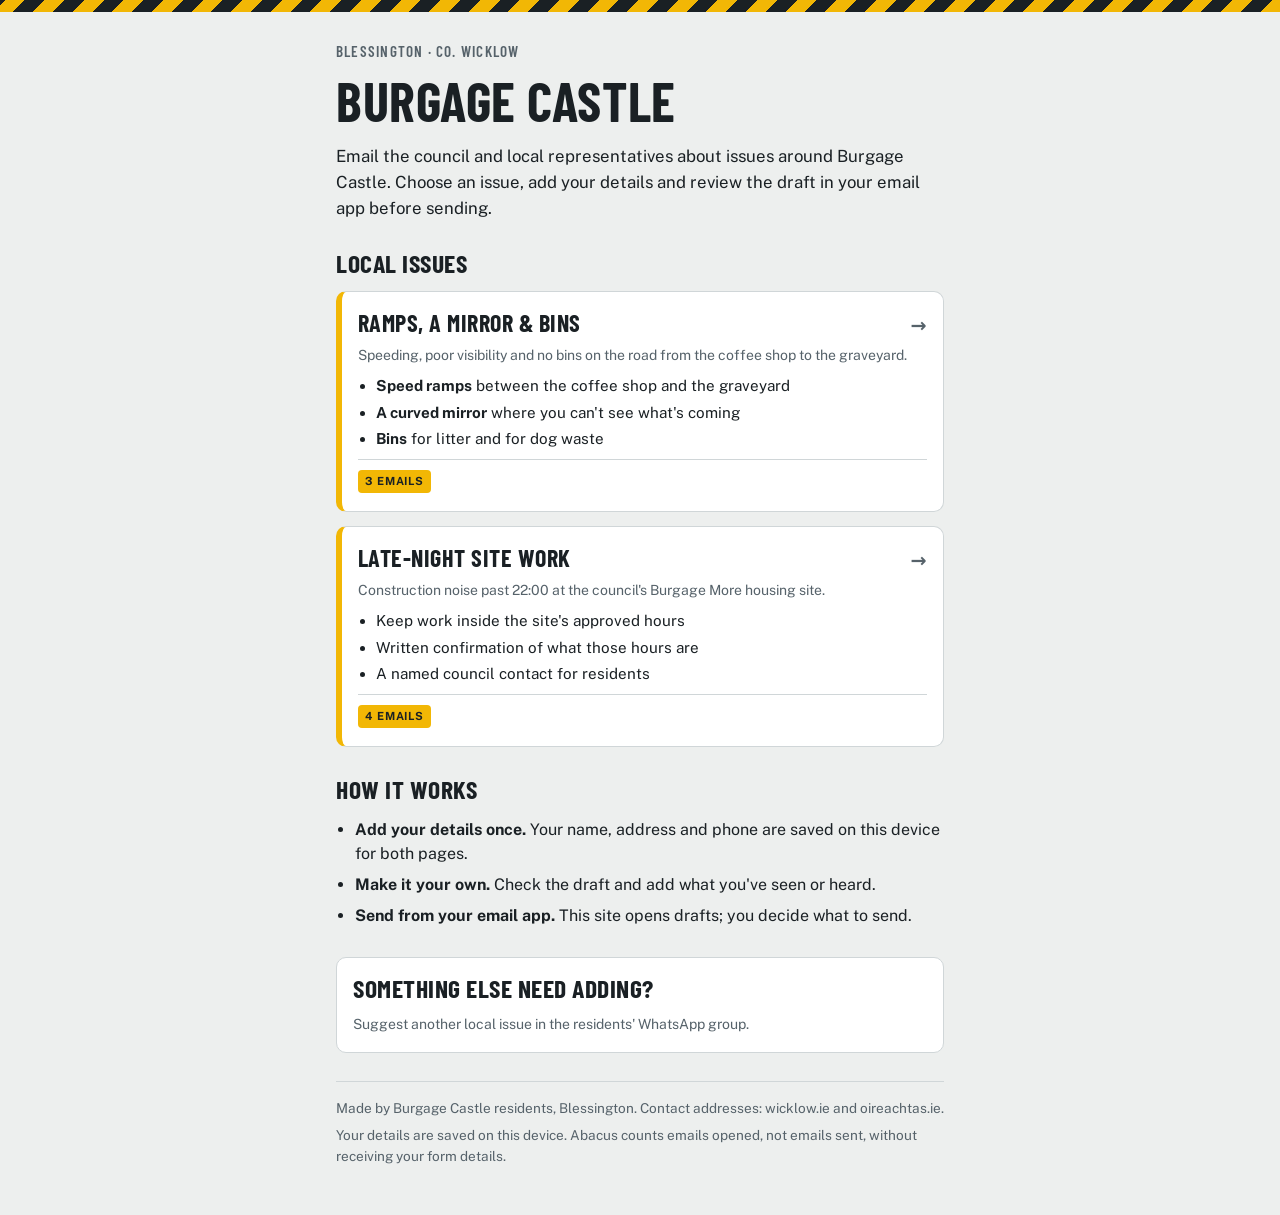
<file: index.html>
<!doctype html>
<html lang="en-IE">
<head>
<meta charset="utf-8">
<meta name="viewport" content="width=device-width, initial-scale=1, viewport-fit=cover">
<title>Burgage Castle</title>
<meta name="description" content="Email drafts for Burgage Castle residents about road safety, bins and late-night construction work in Blessington.">
<meta property="og:title" content="Burgage Castle">
<meta property="og:description" content="Raise local issues with the council, councillors and TDs. Add your details, review a draft and send.">
<link rel="preconnect" href="https://fonts.googleapis.com">
<link rel="preconnect" href="https://fonts.gstatic.com" crossorigin>
<link rel="stylesheet" href="https://fonts.googleapis.com/css2?family=Barlow+Condensed:wght@600;700&family=Public+Sans:wght@400;600&display=swap">
<link rel="stylesheet" href="assets/style.css">
</head>
<body>
<div class="stripe" aria-hidden="true"></div>
<main class="wrap">

  <header>
    <p class="eyebrow">Blessington &middot; Co. Wicklow</p>
    <h1>Burgage Castle</h1>
    <p class="lede">Email the council and local representatives about issues around Burgage Castle. Choose an issue, add your details and review the draft in your email app before sending.</p>
    <div class="tally" id="tally" data-tally-box hidden aria-live="polite">
      <div class="tally-stat"><span class="tally-num" id="t-all">0</span><span class="tally-label">email drafts opened</span></div>
      <p class="tally-note">Counts drafts opened, not emails sent.</p>
    </div>
  </header>

  <section aria-labelledby="now-h">
    <div class="section-head">
      <h2 id="now-h">Local issues</h2>
    </div>
    <nav class="issues" aria-label="Current issues">
      <a class="issue" href="roads.html">
        <span class="issue-title">Ramps, a mirror &amp; bins <span class="arrow" aria-hidden="true">&rarr;</span></span>
        <p class="small muted">Speeding, poor visibility and no bins on the road from the coffee shop to the graveyard.</p>
        <ul class="issue-asks">
          <li><strong>Speed ramps</strong> between the coffee shop and the graveyard</li>
          <li><strong>A curved mirror</strong> where you can't see what's coming</li>
          <li><strong>Bins</strong> for litter and for dog waste</li>
        </ul>
        <span class="issue-foot"><span class="badge">3 emails</span> <span data-tally-box hidden><span class="n" id="t-roads">0</span> drafts opened</span></span>
      </a>

      <a class="issue" href="late-works.html">
        <span class="issue-title">Late-night site work <span class="arrow" aria-hidden="true">&rarr;</span></span>
        <p class="small muted">Construction noise past 22:00 at the council's Burgage More housing site.</p>
        <ul class="issue-asks">
          <li>Keep work inside the site's approved hours</li>
          <li>Written confirmation of what those hours are</li>
          <li>A named council contact for residents</li>
        </ul>
        <span class="issue-foot"><span class="badge">4 emails</span> <span data-tally-box hidden><span class="n" id="t-emails">0</span> drafts opened</span></span>
      </a>
    </nav>
  </section>

  <section aria-labelledby="how-h">
    <div class="section-head">
      <h2 id="how-h">How it works</h2>
    </div>
    <ul class="tips">
      <li><strong>Add your details once.</strong> Your name, address and phone are saved on this device for both pages.</li>
      <li><strong>Make it your own.</strong> Check the draft and add what you've seen or heard.</li>
      <li><strong>Send from your email app.</strong> This site opens drafts; you decide what to send.</li>
    </ul>
  </section>

  <div class="share">
    <h2>Something else need adding?</h2>
    <p class="small muted">Suggest another local issue in the residents' WhatsApp group.</p>
  </div>

  <footer>
    <p>Made by Burgage Castle residents, Blessington. Contact addresses: wicklow.ie and oireachtas.ie.</p>
    <p>Your details are saved on this device. Abacus counts emails opened, not emails sent, without receiving your form details.</p>
  </footer>
</main>

<script src="assets/counter.js"></script>
<script>
(function () {
  "use strict";
  // Each issue's count, plus a combined total in the header once both land.
  var ISSUES = [
    { key: "roads", id: "t-roads" },
    { key: "emails", id: "t-emails" }
  ];
  var total = 0, done = 0;
  ISSUES.forEach(function (issue) {
    Tally.get(issue.key, issue.id, function (value) {
      total += value;
      if (++done < ISSUES.length) return;
      document.getElementById("t-all").textContent = total.toLocaleString("en-IE");
      document.getElementById("tally").hidden = false;
    });
  });
})();
</script>
</body>
</html>
</file>
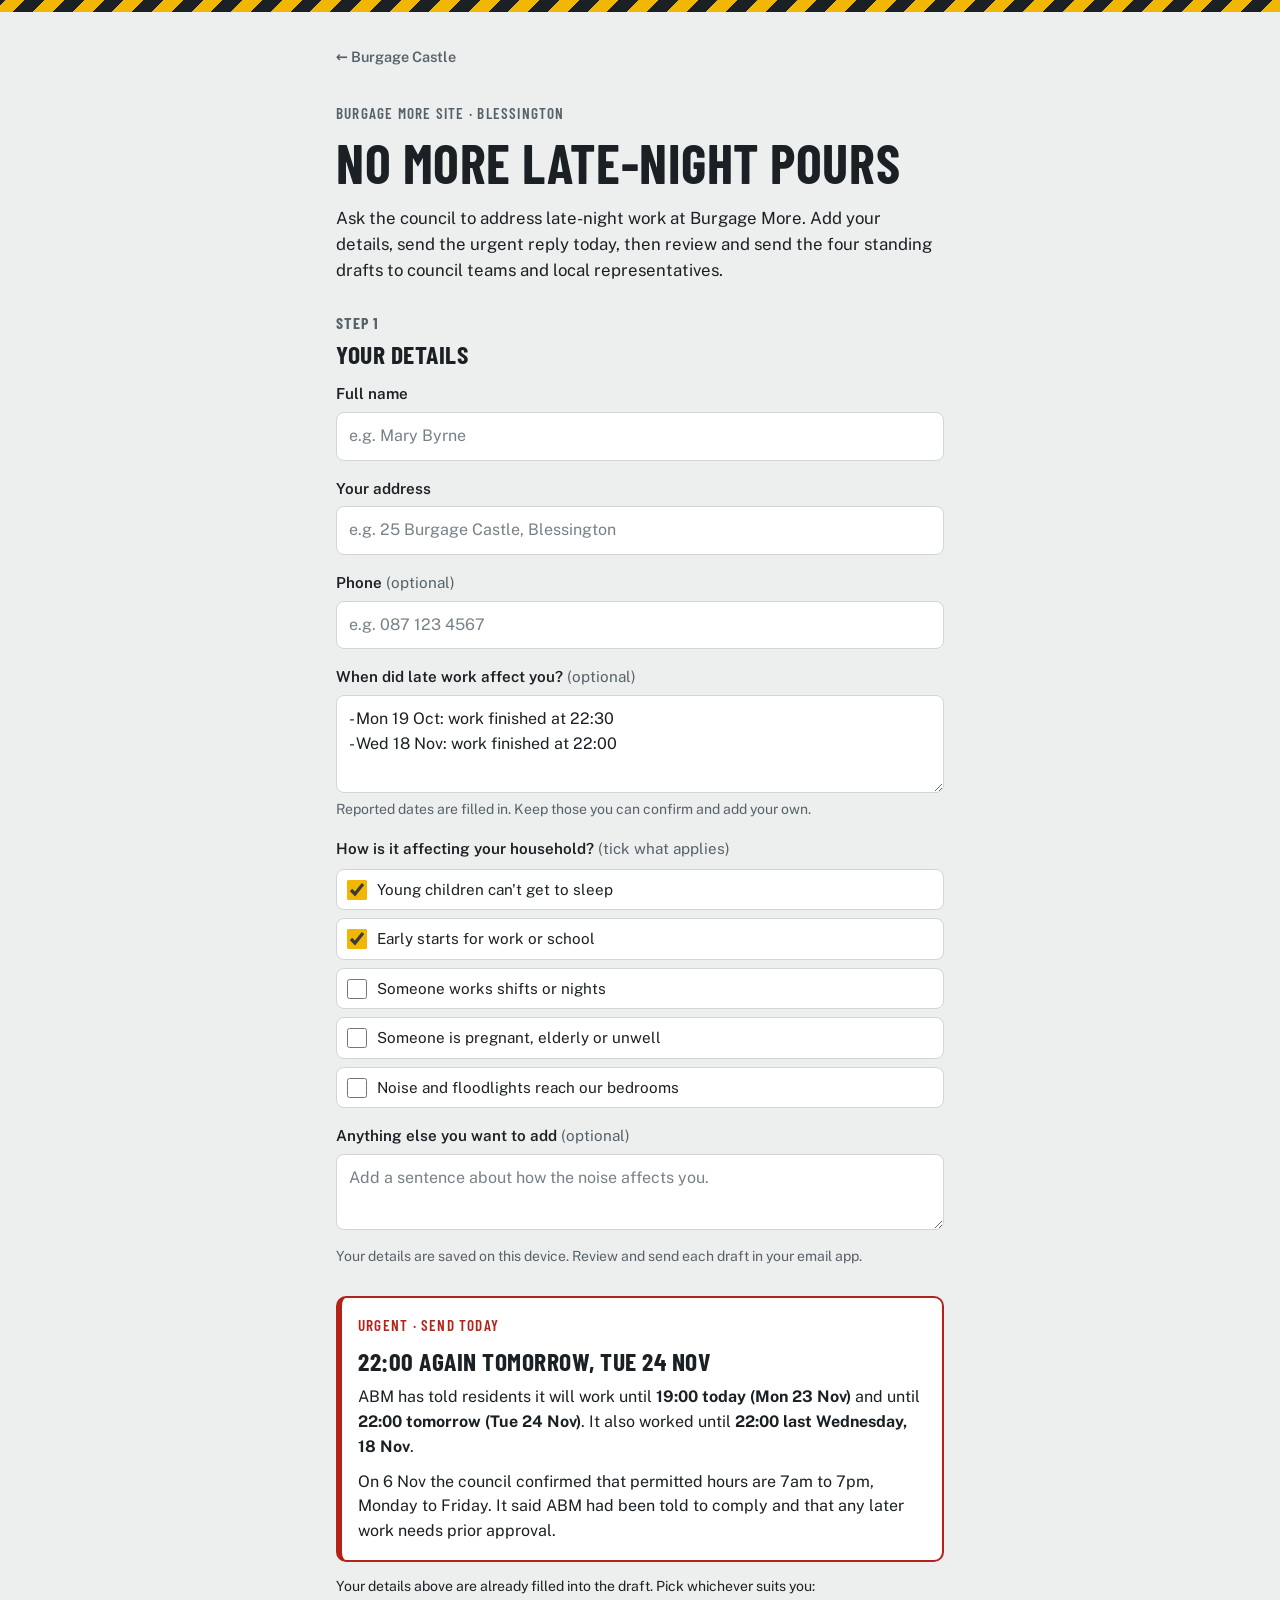
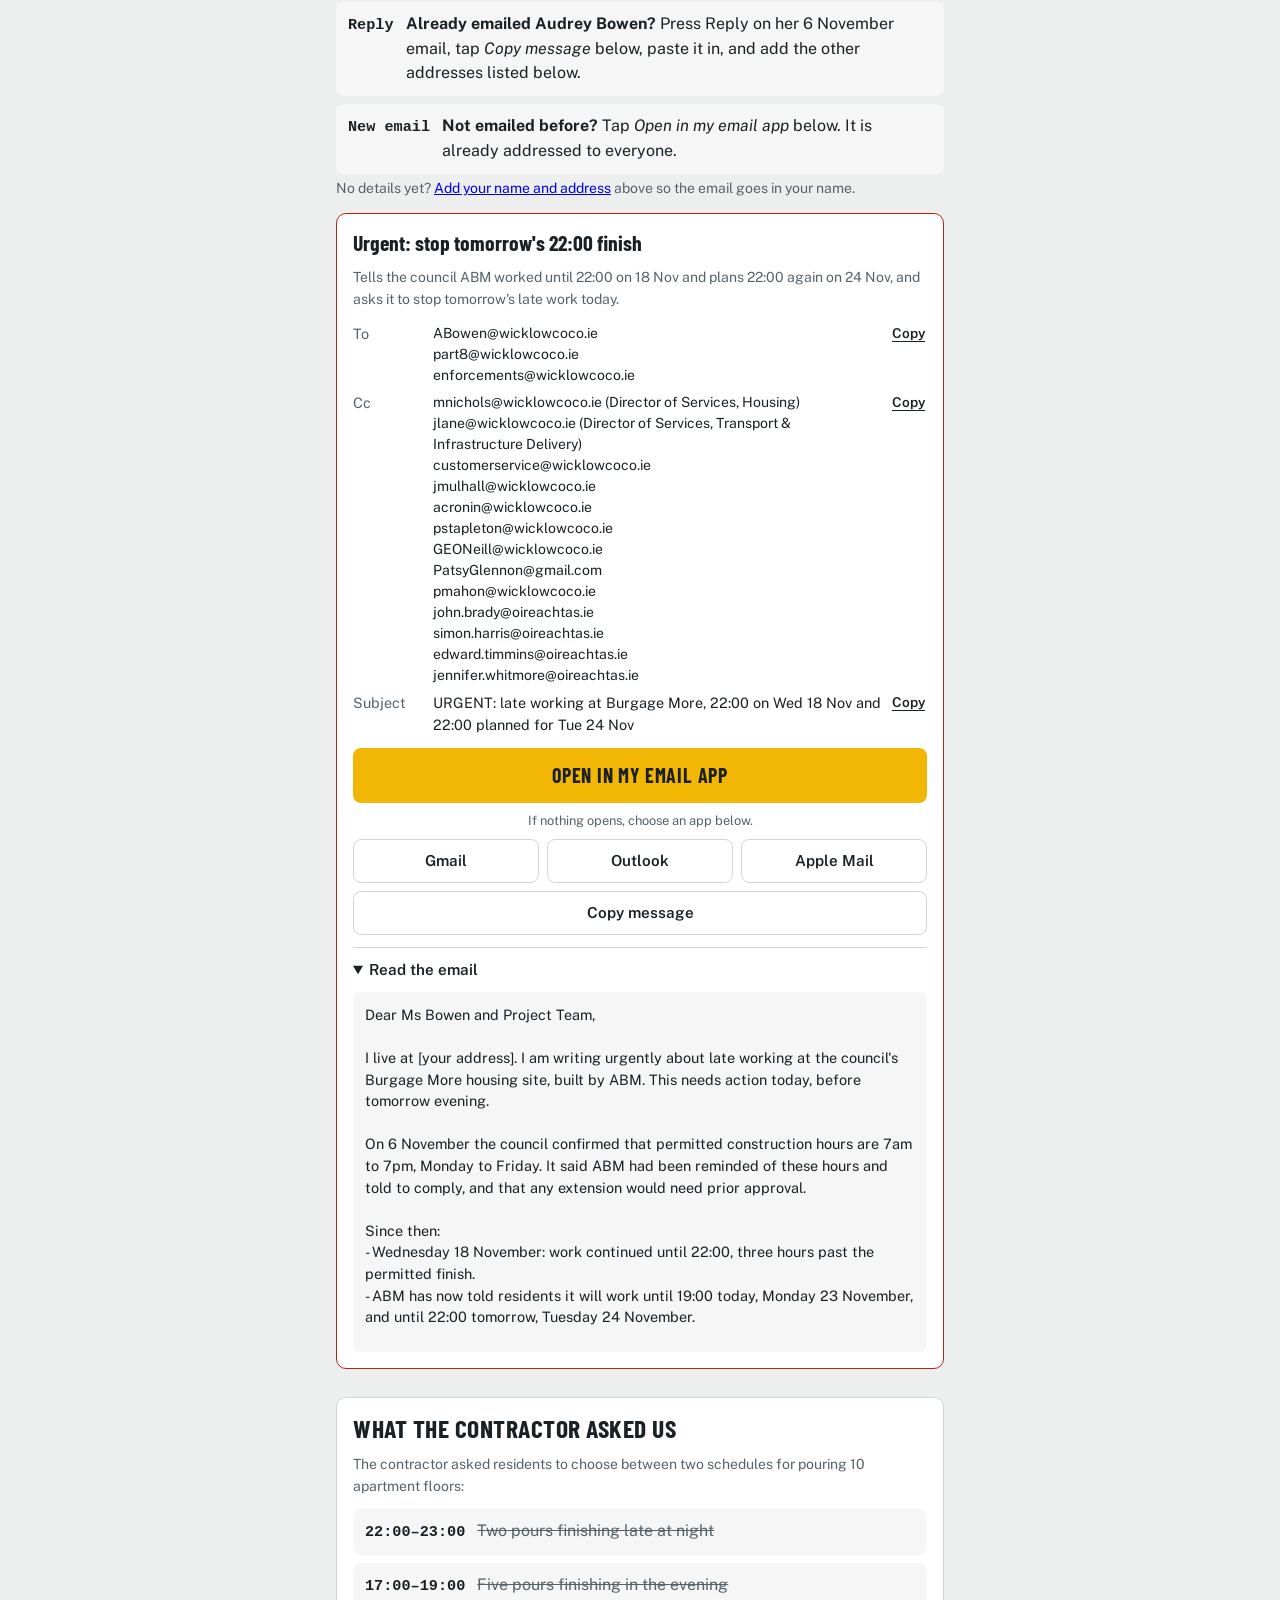
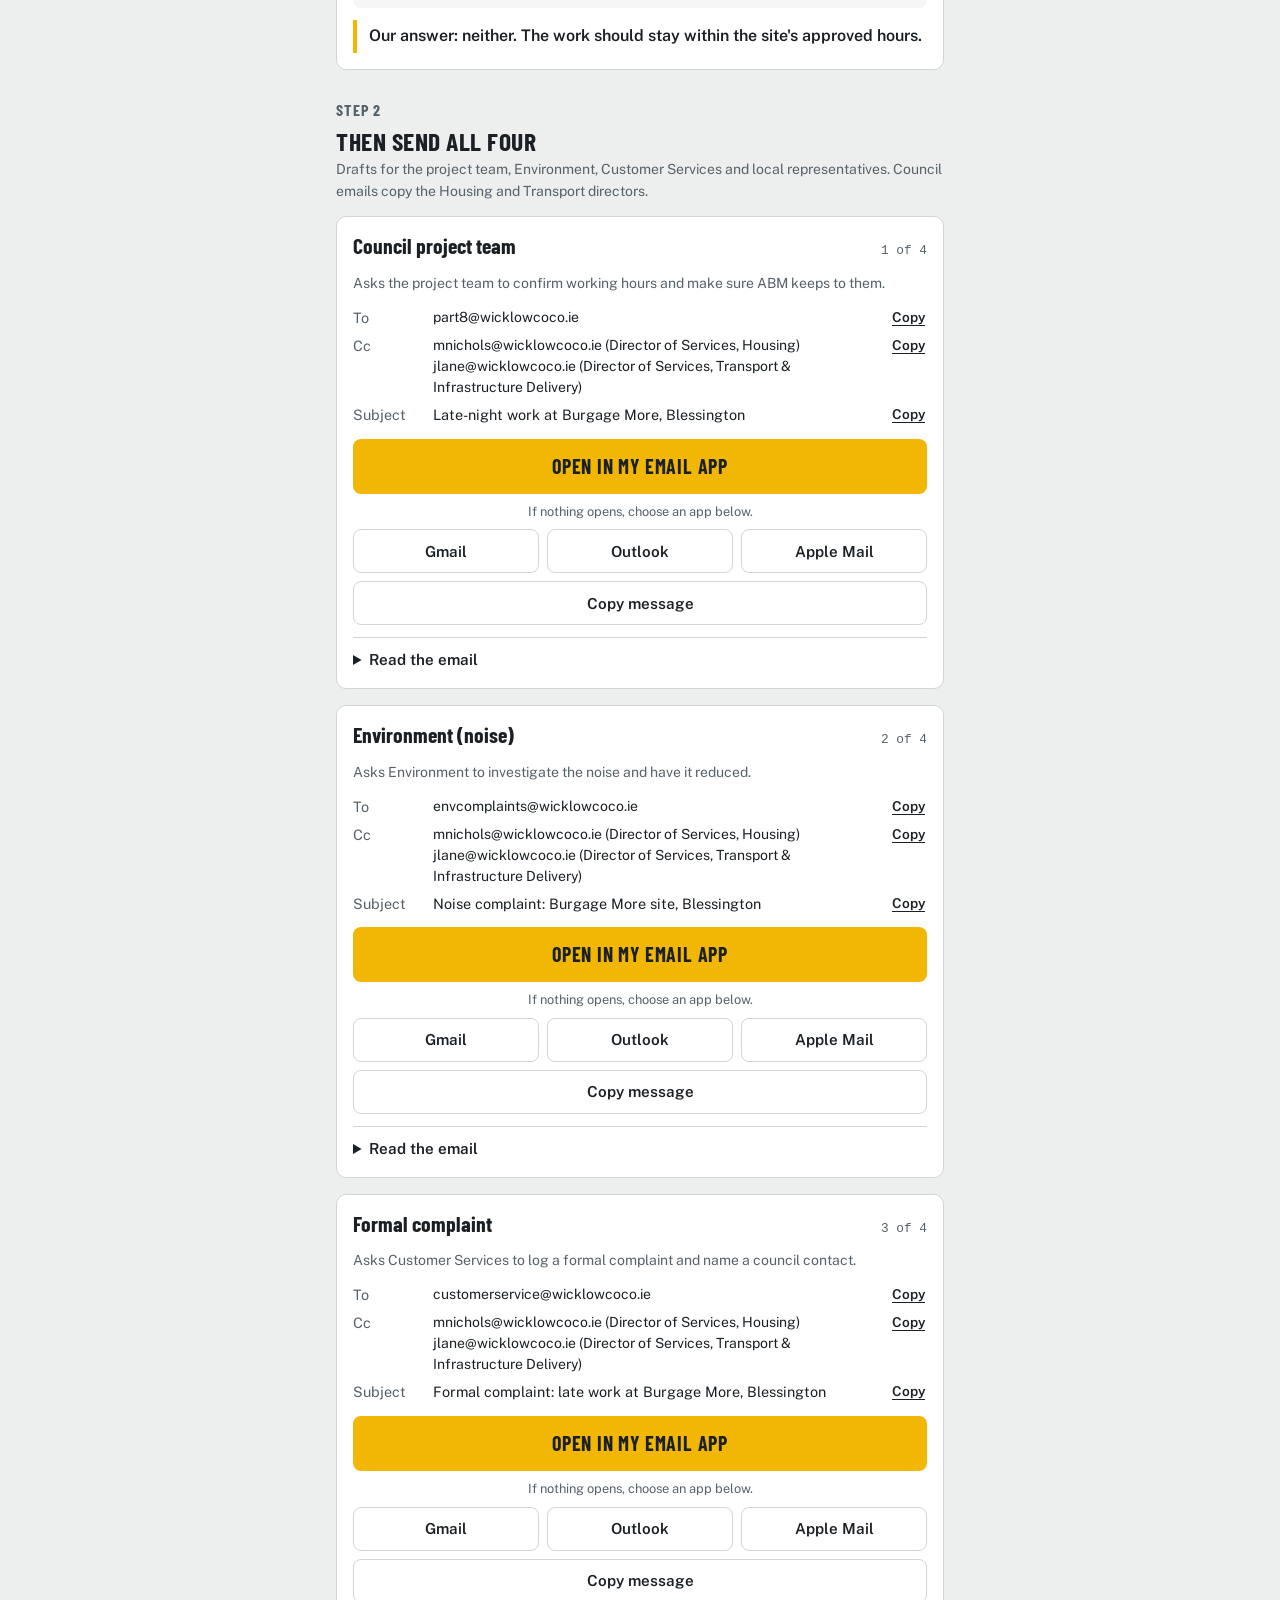
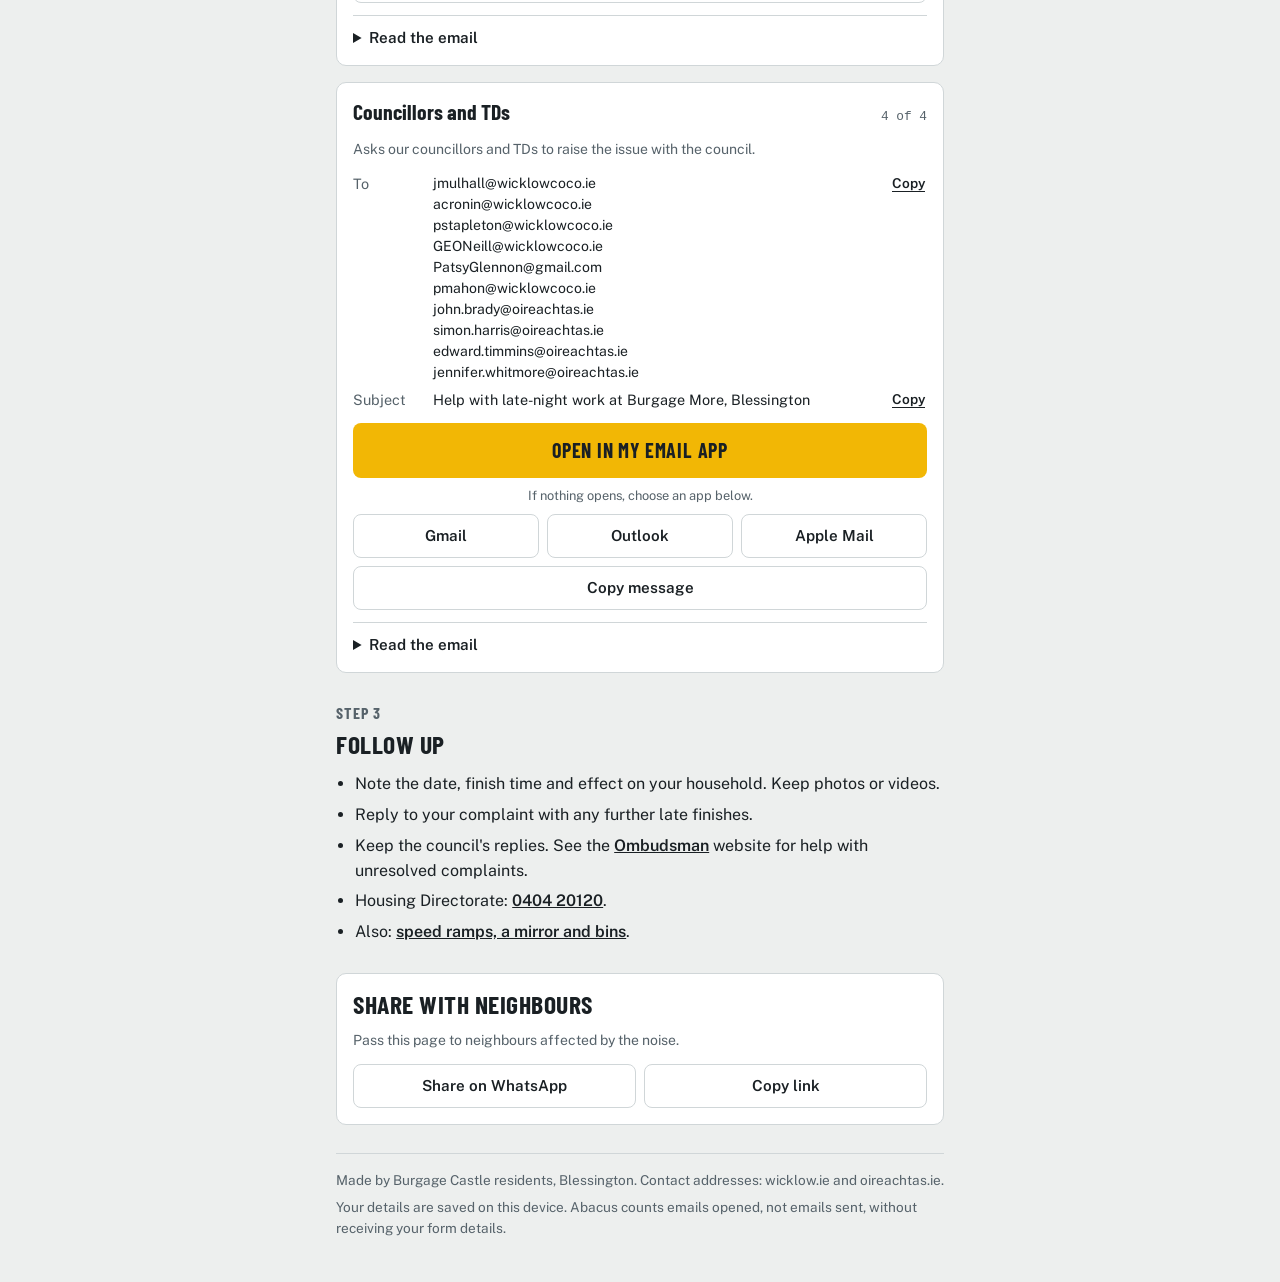
<file: late-works.html>
<!doctype html>
<html lang="en-IE">
<head>
<meta charset="utf-8">
<meta name="viewport" content="width=device-width, initial-scale=1, viewport-fit=cover">
<title>Burgage More Late Works</title>
<meta name="description" content="Four ready-made emails to Wicklow County Council and local representatives about late-night construction work at the Burgage More site, Blessington.">
<meta property="og:title" content="Burgage More Late Works">
<meta property="og:description" content="Email the council and local representatives about late-night work at Burgage More.">
<link rel="preconnect" href="https://fonts.googleapis.com">
<link rel="preconnect" href="https://fonts.gstatic.com" crossorigin>
<link rel="stylesheet" href="https://fonts.googleapis.com/css2?family=Barlow+Condensed:wght@600;700&family=Public+Sans:wght@400;600&display=swap">
<link rel="stylesheet" href="assets/style.css">
</head>
<body>
<div class="stripe" aria-hidden="true"></div>
<main class="wrap">

  <a class="backlink" href="./">&larr; Burgage Castle</a>

  <header>
    <p class="eyebrow">Burgage More site &middot; Blessington</p>
    <h1>No more late-night pours</h1>
    <p class="lede">Ask the council to address late-night work at Burgage More. Add your details, send the urgent reply today, then review and send the four standing drafts to council teams and local representatives.</p>
    <div class="tally" id="tally" data-tally-box hidden aria-live="polite">
      <div class="tally-stat"><span class="tally-num" id="t-emails">0</span><span class="tally-label">email drafts opened</span></div>
      <p class="tally-note">Counts drafts opened, not emails sent.</p>
    </div>
  </header>

  <section aria-labelledby="details-h">
    <div class="section-head">
      <span class="step-label">Step 1</span>
      <h2 id="details-h">Your details</h2>
    </div>
    <form id="details" novalidate>
      <div class="field" id="f-name">
        <label for="name">Full name</label>
        <input type="text" id="name" autocomplete="name" placeholder="e.g. Mary Byrne">
        <span class="err">Please add your name.</span>
      </div>
      <div class="field" id="f-address">
        <label for="address">Your address</label>
        <input type="text" id="address" autocomplete="street-address" placeholder="e.g. 25 Burgage Castle, Blessington">
        <span class="err">Please add your address.</span>
      </div>
      <div class="field">
        <label for="phone">Phone <span class="opt">(optional)</span></label>
        <input type="tel" id="phone" autocomplete="tel" placeholder="e.g. 087 123 4567">
      </div>
      <div class="field">
        <label for="when">When did late work affect you? <span class="opt">(optional)</span></label>
        <textarea id="when" rows="3" placeholder="One per line, e.g. - Thu 23 Oct: work finished at 22:10"></textarea>
        <span class="small muted">Reported dates are filled in. Keep those you can confirm and add your own.</span>
      </div>
      <fieldset>
        <legend>How is it affecting your household? <span class="opt">(tick what applies)</span></legend>
        <label class="check"><input type="checkbox" name="impact" value="kids" checked> Young children can't get to sleep</label>
        <label class="check"><input type="checkbox" name="impact" value="early" checked> Early starts for work or school</label>
        <label class="check"><input type="checkbox" name="impact" value="shifts"> Someone works shifts or nights</label>
        <label class="check"><input type="checkbox" name="impact" value="health"> Someone is pregnant, elderly or unwell</label>
        <label class="check"><input type="checkbox" name="impact" value="lights"> Noise and floodlights reach our bedrooms</label>
      </fieldset>
      <div class="field">
        <label for="extra">Anything else you want to add <span class="opt">(optional)</span></label>
        <textarea id="extra" placeholder="Add a sentence about how the noise affects you."></textarea>
      </div>
      <p class="privacy">Your details are saved on this device. Review and send each draft in your email app.</p>
    </form>
  </section>

  <section id="urgent" aria-labelledby="urgent-h">
    <div class="urgent" role="note">
      <p class="eyebrow">Urgent &middot; send today</p>
      <h2 id="urgent-h">22:00 again tomorrow, Tue 24 Nov</h2>
      <p>ABM has told residents it will work until <strong>19:00 today (Mon 23 Nov)</strong> and until <strong>22:00 tomorrow (Tue 24 Nov)</strong>. It also worked until <strong>22:00 last Wednesday, 18 Nov</strong>.</p>
      <p>On 6 Nov the council confirmed that permitted hours are 7am to 7pm, Monday to Friday. It said ABM had been told to comply and that any later work needs prior approval.</p>
    </div>
    <div class="section-head">
      <p class="small">Your details above are already filled into the draft. Pick whichever suits you:</p>
      <div class="options">
        <div class="option"><span class="time">Reply</span><span><strong>Already emailed Audrey Bowen?</strong> Press Reply on her 6 November email, tap <em>Copy message</em> below, paste it in, and add the other addresses listed below.</span></div>
        <div class="option"><span class="time">New email</span><span><strong>Not emailed before?</strong> Tap <em>Open in my email app</em> below. It is already addressed to everyone.</span></div>
      </div>
      <p class="muted small">No details yet? <a href="#details-h">Add your name and address</a> above so the email goes in your name.</p>
    </div>
    <div class="mails" id="urgent-mails"></div>
  </section>

  <div class="proposal">
    <h2>What the contractor asked us</h2>
    <p class="muted small">The contractor asked residents to choose between two schedules for pouring 10 apartment floors:</p>
    <div class="options">
      <div class="option"><span class="time">22:00&ndash;23:00</span><span><s>Two pours finishing late at night</s></span></div>
      <div class="option"><span class="time">17:00&ndash;19:00</span><span><s>Five pours finishing in the evening</s></span></div>
    </div>
    <p class="answer">Our answer: neither. The work should stay within the site's approved hours.</p>
  </div>

  <section aria-labelledby="send-h">
    <div class="section-head">
      <span class="step-label">Step 2</span>
      <h2 id="send-h">Then send all four</h2>
      <p class="muted small">Drafts for the project team, Environment, Customer Services and local representatives. Council emails copy the Housing and Transport directors.</p>
    </div>
    <div class="mails" id="mails"></div>
  </section>

  <section aria-labelledby="after-h">
    <div class="section-head">
      <span class="step-label">Step 3</span>
      <h2 id="after-h">Follow up</h2>
    </div>
    <ul class="tips">
      <li>Note the date, finish time and effect on your household. Keep photos or videos.</li>
      <li>Reply to your complaint with any further late finishes.</li>
      <li>Keep the council's replies. See the <a href="https://www.ombudsman.ie" target="_blank" rel="noopener">Ombudsman</a> website for help with unresolved complaints.</li>
      <li>Housing Directorate: <a href="tel:+35340420120">0404 20120</a>.</li>
      <li>Also: <a href="roads.html">speed ramps, a mirror and bins</a>.</li>
    </ul>
  </section>

  <div class="share">
    <h2>Share with neighbours</h2>
    <p class="small muted">Pass this page to neighbours affected by the noise.</p>
    <div class="secondary">
      <a class="btn-secondary" id="wa" href="#" target="_blank" rel="noopener">Share on WhatsApp</a>
      <button type="button" class="btn-secondary" id="copy-link">Copy link</button>
    </div>
  </div>

  <footer>
    <p>Made by Burgage Castle residents, Blessington. Contact addresses: wicklow.ie and oireachtas.ie.</p>
    <p>Your details are saved on this device. Abacus counts emails opened, not emails sent, without receiving your form details.</p>
  </footer>
</main>

<script>
(function () {
  "use strict";

  // ===== KEEP THIS LIST UP TO DATE =====
  // Known late finishes at the site. One entry per line, in quotes, each followed by a comma.
  // These are pre-filled in "When did late work affect you?" for everyone, and added for
  // returning visitors who already typed their own dates.
  var LATE_FINISHES = [
    "Mon 19 Oct: work finished at 22:30",
    "Wed 18 Nov: work finished at 22:00"
  ];
  // =====================================

  // Council emails copy both directorates. Planning Enforcement replied (30 Oct) that this
  // falls under Transport & Infrastructure Delivery, which is delivering the scheme.
  var CC_ROLES = {
    "mnichols@wicklowcoco.ie": "Director of Services, Housing",
    "jlane@wicklowcoco.ie": "Director of Services, Transport & Infrastructure Delivery"
  };
  var COUNCIL_CC = Object.keys(CC_ROLES);
  var COUNCILLORS = [
    "jmulhall@wicklowcoco.ie",
    "acronin@wicklowcoco.ie",
    "pstapleton@wicklowcoco.ie",
    "GEONeill@wicklowcoco.ie",
    "PatsyGlennon@gmail.com",
    "pmahon@wicklowcoco.ie"
  ];
  var TDS = [
    "john.brady@oireachtas.ie",
    "simon.harris@oireachtas.ie",
    "edward.timmins@oireachtas.ie",
    "jennifer.whitmore@oireachtas.ie"
  ];

  window.CAMPAIGN = {
    store: "burgage-more-complaint-v1",
    counterKey: "emails",
    fields: ["name", "address", "phone", "when", "extra"],
    required: ["name", "address"],
    prefill: { field: "when", lines: LATE_FINISHES },
    ccRoles: CC_ROLES,
    impacts: {
      kids: "young children can't get to sleep",
      early: "we have early starts for work or school",
      shifts: "someone in the household works shifts or nights",
      health: "someone in the household is pregnant, elderly or unwell",
      lights: "the noise and floodlights reach our bedrooms"
    },
    personal: function (d, h) {
      var out = [];
      if (d.when) out.push("Dates and times this affected me:\n" + d.when);
      if (d.impacts.length) out.push("This affects us because " + h.join(d.impacts) + ".");
      if (d.extra) out.push(d.extra);
      return out;
    },
    share: {
      sent: "ABM says 22:00 again tomorrow (Tue 24 Nov). Please send the urgent email at the top of this page today: ",
      neutral: "ABM says 22:00 again tomorrow (Tue 24 Nov). Please send the urgent email at the top of this page today: "
    },
    order: ["urgent", "enf", "env", "cs", "reps"],
    emails: {
      // Urgent escalation (23 Nov). Renders in its own section via `container`.
      urgent: {
        container: "#urgent-mails",
        openPreview: true,
        title: "Urgent: stop tomorrow's 22:00 finish",
        blurb: "Tells the council ABM worked until 22:00 on 18 Nov and plans 22:00 again on 24 Nov, and asks it to stop tomorrow's late work today.",
        to: ["ABowen@wicklowcoco.ie", "part8@wicklowcoco.ie", "enforcements@wicklowcoco.ie"],
        cc: COUNCIL_CC.concat(["customerservice@wicklowcoco.ie"], COUNCILLORS, TDS),
        subject: "URGENT: late working at Burgage More, 22:00 on Wed 18 Nov and 22:00 planned for Tue 24 Nov",
        body: function (d, h) {
          return [
            "Dear Ms Bowen and Project Team,",
            "I live at " + h.addr(d) + ". I am writing urgently about late working at the council's Burgage More housing site, built by ABM. This needs action today, before tomorrow evening.",
            "On 6 November the council confirmed that permitted construction hours are 7am to 7pm, Monday to Friday. It said ABM had been reminded of these hours and told to comply, and that any extension would need prior approval.",
            "Since then:\n- Wednesday 18 November: work continued until 22:00, three hours past the permitted finish.\n- ABM has now told residents it will work until 19:00 today, Monday 23 November, and until 22:00 tomorrow, Tuesday 24 November.",
            "Tomorrow's planned finish is again three hours past the permitted hours, and today's 19:00 finish is at the very limit of them. This is the same pattern residents reported in October. It continued after the contractor was told to comply, so it is not a one-off."
          ].concat(h.personal(d), [
            "Please, today:\n1. Confirm whether prior approval was given for the work on 18 November and for the work planned for 24 November, and if so, by whom and why.\n2. If no approval was given, instruct ABM that no work may continue past 19:00 tomorrow, and confirm to me that this has been done.\n3. Tell me what action the council is taking over the breach on 18 November.\n4. Name a council contact residents can call on the night when work runs past 19:00.",
            "Customer Services: please register this as a formal complaint and send me a reference.",
            "To the councillors and TDs copied: please raise this with the council again today, ahead of tomorrow evening.",
            "If this is not resolved, I will take the complaint to the Office of the Ombudsman.",
            h.sig(d)
          ]).join("\n\n");
        }
      },
      enf: {
        title: "Council project team",
        blurb: "Asks the project team to confirm working hours and make sure ABM keeps to them.",
        to: ["part8@wicklowcoco.ie"],
        cc: COUNCIL_CC,
        subject: "Late-night work at Burgage More, Blessington",
        body: function (d, h) {
          return [
            "Dear Project Team,",
            "I live at " + h.addr(d) + ". I'm writing about late-night work at the council's 106-home Burgage More development, built by ABM. Planning Enforcement referred residents to your team.",
            "Concrete pours, power floats and generators have continued past 22:00. The contractor offered two pours finishing at 22:00–23:00 or five at 17:00–19:00. I do not agree to either proposal; work should stay within the approved hours."
          ].concat(h.personal(d), [
            "Please confirm those hours in writing, including any authorised extensions. Please ensure ABM keeps to them, gives advance notice of any approved exceptions and tells residents what will change.",
            h.sig(d)
          ]).join("\n\n");
        }
      },
      env: {
        title: "Environment (noise)",
        blurb: "Asks Environment to investigate the noise and have it reduced.",
        to: ["envcomplaints@wicklowcoco.ie"],
        cc: COUNCIL_CC,
        subject: "Noise complaint: Burgage More site, Blessington",
        body: function (d, h) {
          return [
            "Dear Environmental Services,",
            "I live at " + h.addr(d) + ". I'm reporting late-night noise from ABM's work at the council's Burgage More housing site.",
            "Concrete pours, power floats and generators have continued past 22:00. The contractor has also proposed pours finishing at 22:00–23:00."
          ].concat(h.personal(d), [
            "Please investigate the noise and require the contractor to reduce it and keep noisy work within the approved hours.",
            "Please acknowledge this complaint and let me know what action you will take.",
            h.sig(d)
          ]).join("\n\n");
        }
      },
      cs: {
        title: "Formal complaint",
        blurb: "Asks Customer Services to log a formal complaint and name a council contact.",
        to: ["customerservice@wicklowcoco.ie"],
        cc: COUNCIL_CC,
        subject: "Formal complaint: late work at Burgage More, Blessington",
        body: function (d, h) {
          return [
            "Dear Customer Services,",
            "Please log a formal complaint about late-night work at the council's Burgage More housing site, built by ABM. I live at " + h.addr(d) + ".",
            "Work has continued past 22:00. The contractor asked residents to choose between pours finishing at 22:00–23:00 or 17:00–19:00. I do not agree to either proposal; the council should ensure work stays within the approved hours."
          ].concat(h.personal(d), [
            "Please:\n- confirm the approved hours and who authorised any extensions\n- ensure ABM follows those hours and gives advance notice of approved exceptions\n- send me the construction management plan\n- provide a complaint reference and a council contact for residents",
            h.sig(d)
          ]).join("\n\n");
        }
      },
      reps: {
        title: "Councillors and TDs",
        blurb: "Asks our councillors and TDs to raise the issue with the council.",
        to: COUNCILLORS.concat(TDS),
        cc: [],
        subject: "Help with late-night work at Burgage More, Blessington",
        body: function (d, h) {
          return [
            "Dear Councillors and Deputies,",
            "I live at " + h.addr(d) + ", near the council's Burgage More housing site. Could you help us resolve the late-night noise from ABM's work?",
            "Work has continued past 22:00. The contractor has offered pours finishing at 22:00–23:00 or 17:00–19:00. I do not agree to either proposal; work should stay within the approved hours."
          ].concat(h.personal(d), [
            "Please raise this at the next Baltinglass Municipal District meeting. Ask the council's Transport & Infrastructure Delivery team to confirm the approved hours and ensure ABM keeps to them.",
            "Please follow up with the council and let me know the outcome.",
            h.sig(d)
          ]).join("\n\n");
        }
      }
    }
  };
})();
</script>
<script src="assets/counter.js"></script>
<script src="assets/mailer.js"></script>
</body>
</html>
</file>
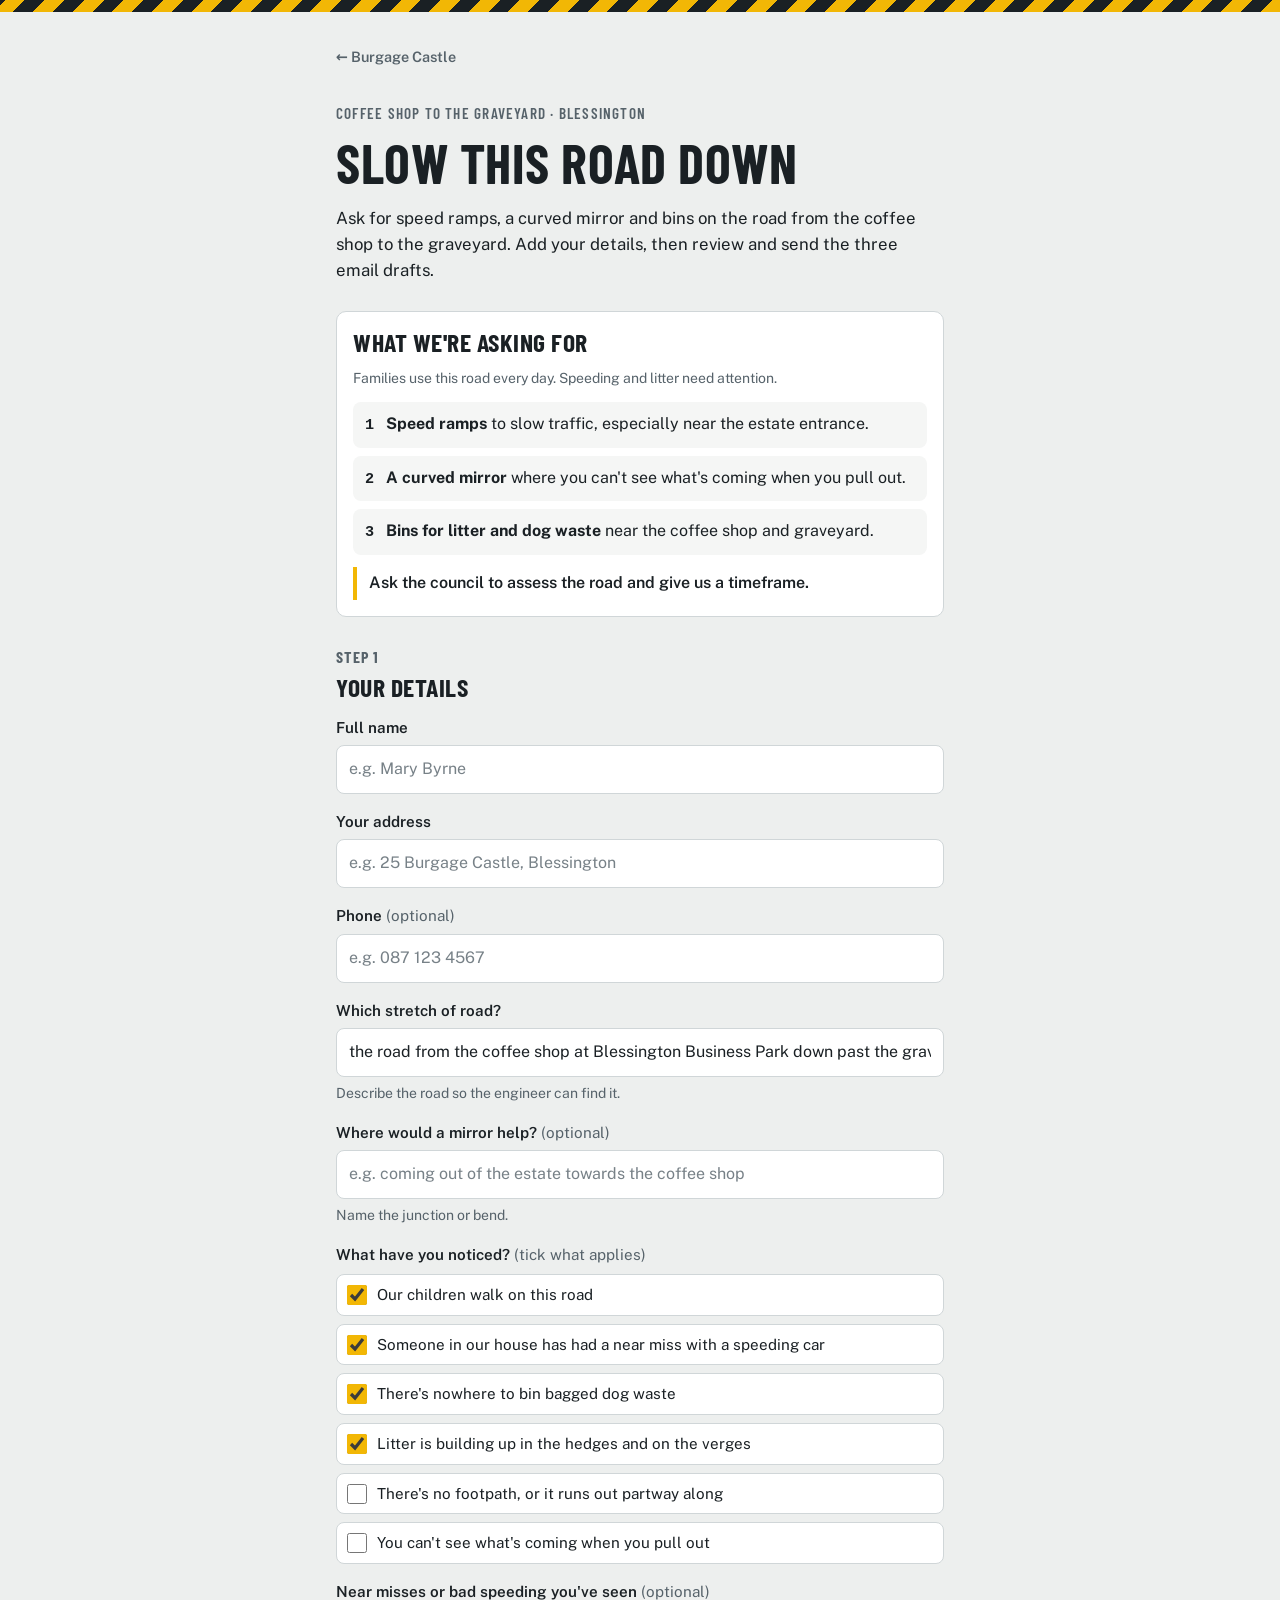
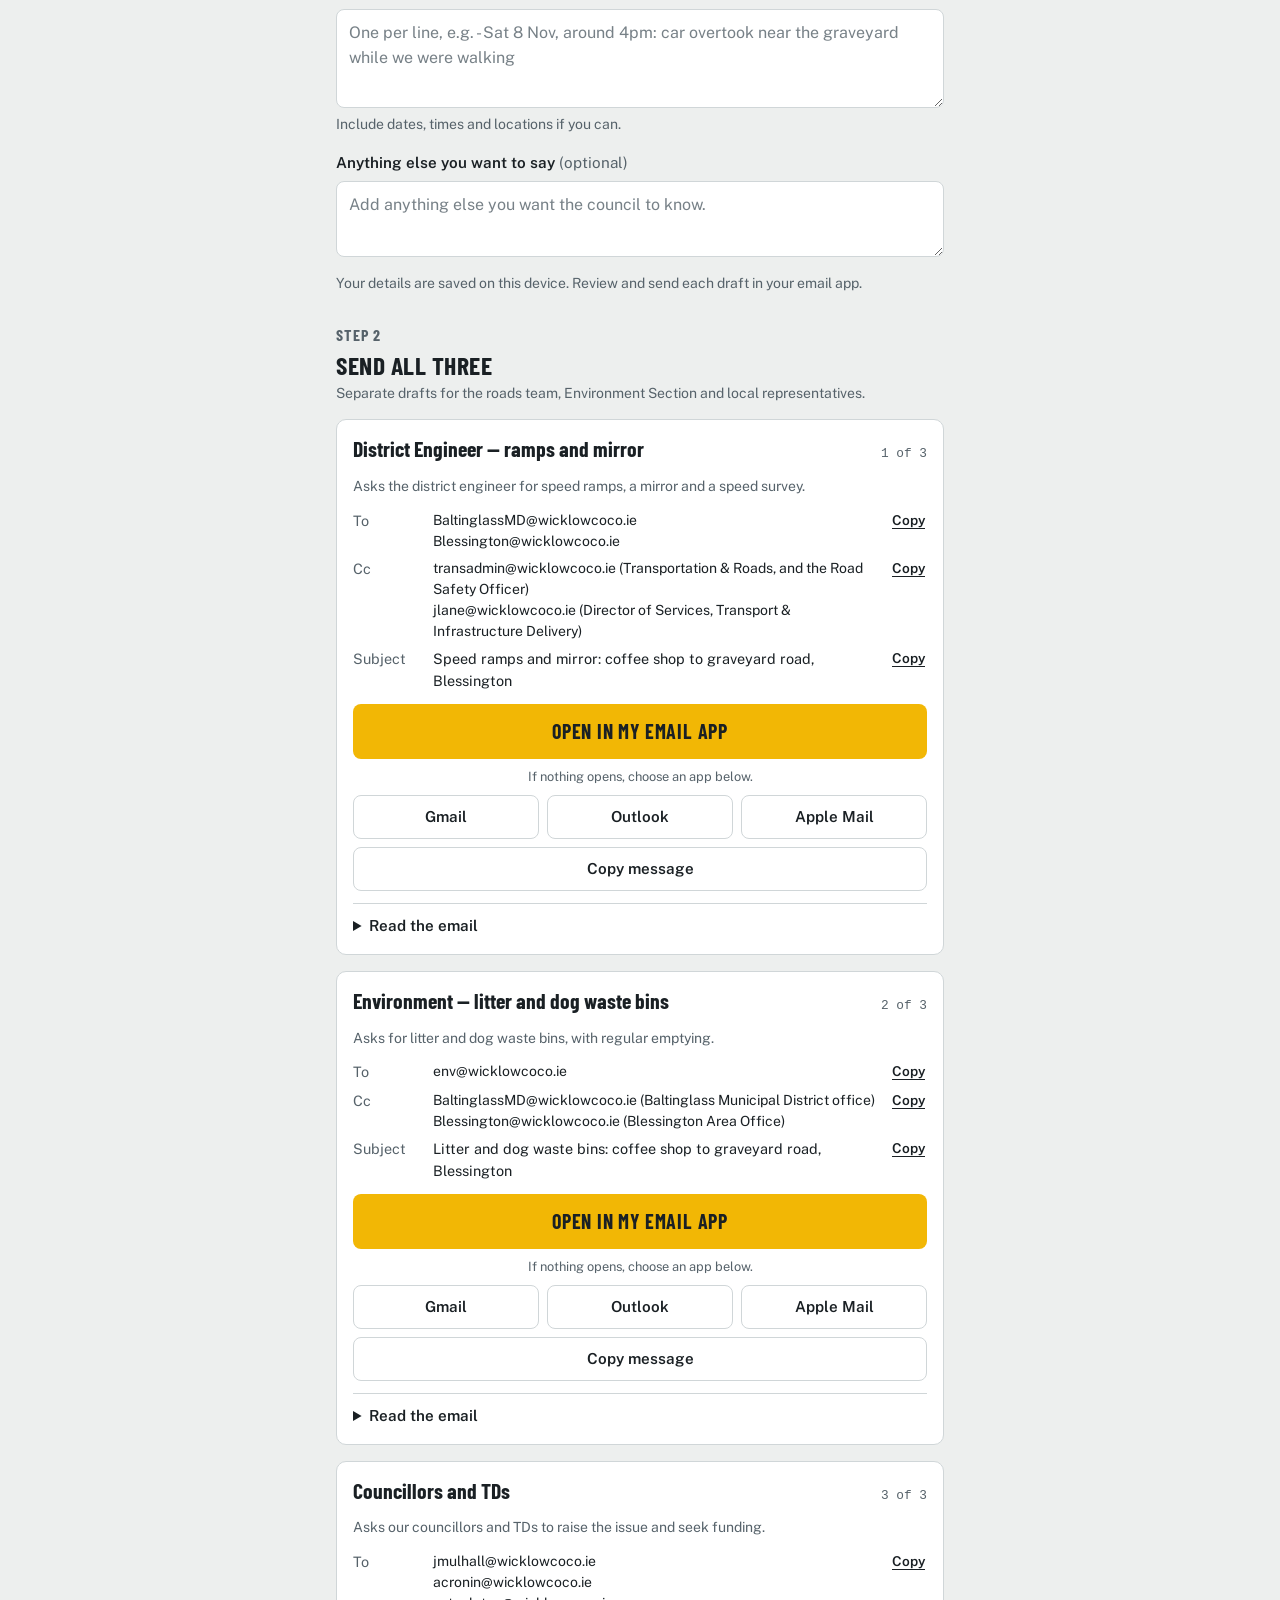
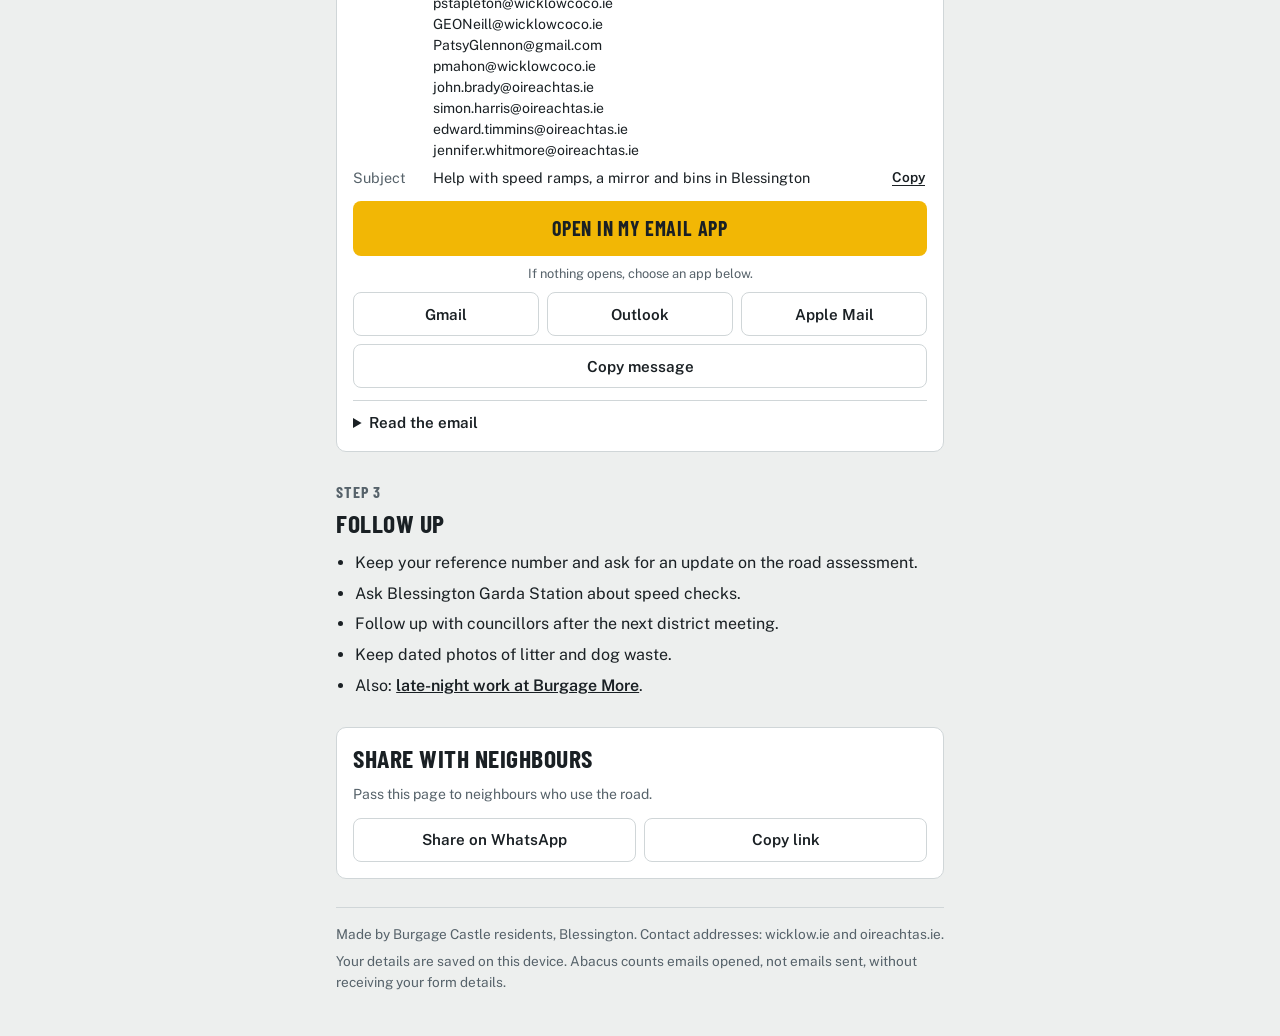
<file: roads.html>
<!doctype html>
<html lang="en-IE">
<head>
<meta charset="utf-8">
<meta name="viewport" content="width=device-width, initial-scale=1, viewport-fit=cover">
<title>Ramps, A Mirror And Bins</title>
<meta name="description" content="Ask for speed ramps, a curved mirror and bins on the coffee shop to graveyard road in Blessington.">
<meta property="og:title" content="Ramps, A Mirror And Bins">
<meta property="og:description" content="Three email drafts asking for safer roads and bins in Blessington.">
<link rel="preconnect" href="https://fonts.googleapis.com">
<link rel="preconnect" href="https://fonts.gstatic.com" crossorigin>
<link rel="stylesheet" href="https://fonts.googleapis.com/css2?family=Barlow+Condensed:wght@600;700&family=Public+Sans:wght@400;600&display=swap">
<link rel="stylesheet" href="assets/style.css">
</head>
<body>
<div class="stripe" aria-hidden="true"></div>
<main class="wrap">

  <a class="backlink" href="./">&larr; Burgage Castle</a>

  <header>
    <p class="eyebrow">Coffee shop to the graveyard &middot; Blessington</p>
    <h1>Slow this road down</h1>
    <p class="lede">Ask for speed ramps, a curved mirror and bins on the road from the coffee shop to the graveyard. Add your details, then review and send the three email drafts.</p>
    <div class="tally" id="tally" data-tally-box hidden aria-live="polite">
      <div class="tally-stat"><span class="tally-num" id="t-emails">0</span><span class="tally-label">email drafts opened</span></div>
      <p class="tally-note">Counts drafts opened, not emails sent.</p>
    </div>
  </header>

  <div class="proposal">
    <h2>What we're asking for</h2>
    <p class="muted small">Families use this road every day. Speeding and litter need attention.</p>
    <div class="options">
      <div class="option"><span class="time">1</span><span><strong>Speed ramps</strong> to slow traffic, especially near the estate entrance.</span></div>
      <div class="option"><span class="time">2</span><span><strong>A curved mirror</strong> where you can't see what's coming when you pull out.</span></div>
      <div class="option"><span class="time">3</span><span><strong>Bins for litter and dog waste</strong> near the coffee shop and graveyard.</span></div>
    </div>
    <p class="answer">Ask the council to assess the road and give us a timeframe.</p>
  </div>

  <section aria-labelledby="details-h">
    <div class="section-head">
      <span class="step-label">Step 1</span>
      <h2 id="details-h">Your details</h2>
    </div>
    <form id="details" novalidate>
      <div class="field" id="f-name">
        <label for="name">Full name</label>
        <input type="text" id="name" autocomplete="name" placeholder="e.g. Mary Byrne">
        <span class="err">Please add your name.</span>
      </div>
      <div class="field" id="f-address">
        <label for="address">Your address</label>
        <input type="text" id="address" autocomplete="street-address" placeholder="e.g. 25 Burgage Castle, Blessington">
        <span class="err">Please add your address.</span>
      </div>
      <div class="field">
        <label for="phone">Phone <span class="opt">(optional)</span></label>
        <input type="tel" id="phone" autocomplete="tel" placeholder="e.g. 087 123 4567">
      </div>
      <div class="field">
        <label for="road">Which stretch of road?</label>
        <input type="text" id="road" value="the road from the coffee shop at Blessington Business Park down past the graveyard, towards the Avon off the N81">
        <span class="small muted">Describe the road so the engineer can find it.</span>
      </div>
      <div class="field">
        <label for="mirror">Where would a mirror help? <span class="opt">(optional)</span></label>
        <input type="text" id="mirror" placeholder="e.g. coming out of the estate towards the coffee shop">
        <span class="small muted">Name the junction or bend.</span>
      </div>
      <fieldset>
        <legend>What have you noticed? <span class="opt">(tick what applies)</span></legend>
        <label class="check"><input type="checkbox" name="impact" value="kids" checked> Our children walk on this road</label>
        <label class="check"><input type="checkbox" name="impact" value="nearmiss" checked> Someone in our house has had a near miss with a speeding car</label>
        <label class="check"><input type="checkbox" name="impact" value="dogs" checked> There's nowhere to bin bagged dog waste</label>
        <label class="check"><input type="checkbox" name="impact" value="litter" checked> Litter is building up in the hedges and on the verges</label>
        <label class="check"><input type="checkbox" name="impact" value="footpath"> There's no footpath, or it runs out partway along</label>
        <label class="check"><input type="checkbox" name="impact" value="sightlines"> You can't see what's coming when you pull out</label>
      </fieldset>
      <div class="field">
        <label for="incidents">Near misses or bad speeding you've seen <span class="opt">(optional)</span></label>
        <textarea id="incidents" rows="3" placeholder="One per line, e.g. - Sat 8 Nov, around 4pm: car overtook near the graveyard while we were walking"></textarea>
        <span class="small muted">Include dates, times and locations if you can.</span>
      </div>
      <div class="field">
        <label for="extra">Anything else you want to say <span class="opt">(optional)</span></label>
        <textarea id="extra" placeholder="Add anything else you want the council to know."></textarea>
      </div>
      <p class="privacy">Your details are saved on this device. Review and send each draft in your email app.</p>
    </form>
  </section>

  <section aria-labelledby="send-h">
    <div class="section-head">
      <span class="step-label">Step 2</span>
      <h2 id="send-h">Send all three</h2>
      <p class="muted small">Separate drafts for the roads team, Environment Section and local representatives.</p>
    </div>
    <div class="mails" id="mails"></div>
  </section>

  <section aria-labelledby="after-h">
    <div class="section-head">
      <span class="step-label">Step 3</span>
      <h2 id="after-h">Follow up</h2>
    </div>
    <ul class="tips">
      <li>Keep your reference number and ask for an update on the road assessment.</li>
      <li>Ask Blessington Garda Station about speed checks.</li>
      <li>Follow up with councillors after the next district meeting.</li>
      <li>Keep dated photos of litter and dog waste.</li>
      <li>Also: <a href="late-works.html">late-night work at Burgage More</a>.</li>
    </ul>
  </section>

  <div class="share">
    <h2>Share with neighbours</h2>
    <p class="small muted">Pass this page to neighbours who use the road.</p>
    <div class="secondary">
      <a class="btn-secondary" id="wa" href="#" target="_blank" rel="noopener">Share on WhatsApp</a>
      <button type="button" class="btn-secondary" id="copy-link">Copy link</button>
    </div>
  </div>

  <footer>
    <p>Made by Burgage Castle residents, Blessington. Contact addresses: wicklow.ie and oireachtas.ie.</p>
    <p>Your details are saved on this device. Abacus counts emails opened, not emails sent, without receiving your form details.</p>
  </footer>
</main>

<script>
(function () {
  "use strict";

  var CC_ROLES = {
    "transadmin@wicklowcoco.ie": "Transportation & Roads, and the Road Safety Officer",
    "jlane@wicklowcoco.ie": "Director of Services, Transport & Infrastructure Delivery",
    "BaltinglassMD@wicklowcoco.ie": "Baltinglass Municipal District office",
    "Blessington@wicklowcoco.ie": "Blessington Area Office"
  };
  var COUNCILLORS = [
    "jmulhall@wicklowcoco.ie",
    "acronin@wicklowcoco.ie",
    "pstapleton@wicklowcoco.ie",
    "GEONeill@wicklowcoco.ie",
    "PatsyGlennon@gmail.com",
    "pmahon@wicklowcoco.ie"
  ];
  var TDS = [
    "john.brady@oireachtas.ie",
    "simon.harris@oireachtas.ie",
    "edward.timmins@oireachtas.ie",
    "jennifer.whitmore@oireachtas.ie"
  ];

  function road(d) {
    return d.road || "the road from the coffee shop down past the graveyard, Blessington";
  }
  // Keep the request readable when no mirror location is supplied.
  function mirrorSpot(d) {
    return d.mirror ? "Suggested location: " + d.mirror + "." : "Please assess where a mirror would help most.";
  }

  window.CAMPAIGN = {
    store: "blessington-roads-v1",
    counterKey: "roads",
    fields: ["name", "address", "phone", "road", "mirror", "incidents", "extra"],
    required: ["name", "address"],
    ccRoles: CC_ROLES,
    impacts: {
      kids: "our children walk on this road",
      nearmiss: "someone in our house has had a near miss with a speeding car here",
      dogs: "there's nowhere to bin bagged dog waste",
      litter: "litter is building up in the hedges and on the verges",
      footpath: "there's no footpath, or it runs out partway along",
      sightlines: "you can't see what's coming when you pull out"
    },
    personal: function (d, h) {
      var out = [];
      if (d.incidents) out.push("What I've seen on this road:\n" + d.incidents);
      if (d.impacts.length) out.push("My concerns:\n" + h.bullets(d.impacts));
      if (d.extra) out.push(d.extra);
      return out;
    },
    share: {
      sent: "Ask the council for speed ramps, a mirror and bins on the coffee shop to graveyard road. Email drafts here: ",
      neutral: "Ask the council for speed ramps, a mirror and bins on the coffee shop to graveyard road. Email drafts here: "
    },
    order: ["md", "bins", "reps"],
    emails: {
      md: {
        title: "District Engineer — ramps and mirror",
        blurb: "Asks the district engineer for speed ramps, a mirror and a speed survey.",
        to: ["BaltinglassMD@wicklowcoco.ie", "Blessington@wicklowcoco.ie"],
        cc: ["transadmin@wicklowcoco.ie", "jlane@wicklowcoco.ie"],
        subject: "Speed ramps and mirror: coffee shop to graveyard road, Blessington",
        body: function (d, h) {
          return [
            "Dear District Engineer,",
            "I live at " + h.addr(d) + ". I'm concerned about speeding on " + road(d) + ", where families and children walk every day.",
            "Please assess the road for:\n- speed ramps, especially near the estate entrance\n- a speed survey to measure the problem\n- a convex mirror to improve visibility. " + mirrorSpot(d),
            "The 106 new homes at Burgage More will add traffic. Please consider these measures before the homes are occupied."
          ].concat(h.personal(d), [
            "Please send me a reference number, the road's position on the traffic calming list and an expected timeframe.",
            h.sig(d)
          ]).join("\n\n");
        }
      },
      bins: {
        title: "Environment — litter and dog waste bins",
        blurb: "Asks for litter and dog waste bins, with regular emptying.",
        to: ["env@wicklowcoco.ie"],
        cc: ["BaltinglassMD@wicklowcoco.ie", "Blessington@wicklowcoco.ie"],
        subject: "Litter and dog waste bins: coffee shop to graveyard road, Blessington",
        body: function (d, h) {
          return [
            "Dear Environment Section,",
            "I live at " + h.addr(d) + ". Could you arrange public bins on " + road(d) + "?",
            "There are no bins along this walking route. Cups, cans and wrappers collect in the hedges, and bagged dog waste is left on walls and verges."
          ].concat(h.personal(d), [
            "Please put bins near the coffee shop and graveyard and arrange regular emptying. Could you also provide a dog waste bin, or confirm that bagged waste can go in the general bins?",
            "Please let me know whether this can be done and when.",
            h.sig(d)
          ]).join("\n\n");
        }
      },
      reps: {
        title: "Councillors and TDs",
        blurb: "Asks our councillors and TDs to raise the issue and seek funding.",
        to: COUNCILLORS.concat(TDS),
        cc: [],
        subject: "Help with speed ramps, a mirror and bins in Blessington",
        body: function (d, h) {
          return [
            "Dear Councillors and Deputies,",
            "I live at " + h.addr(d) + ". Could you help us get speed ramps, a mirror and bins on " + road(d) + "?",
            "Speeding is a concern for families walking here. Visibility is poor when pulling out, and litter and bagged dog waste collect along the road because there are no bins.",
            mirrorSpot(d)
          ].concat(h.personal(d), [
            "With 106 new homes at Burgage More, please raise this at the next Baltinglass Municipal District meeting and seek funding, particularly for ramps.",
            "Please let me know what the council can do and when.",
            h.sig(d)
          ]).join("\n\n");
        }
      }
    }
  };
})();
</script>
<script src="assets/counter.js"></script>
<script src="assets/mailer.js"></script>
</body>
</html>
</file>
<file: assets/style.css>
/* Shared styles for the Burgage More residents pages.
   Layout: one phone-width column under a hazard-stripe band. */
:root {
  --bg: #EDEFEE;
  --surface: #FFFFFF;
  --soft: #F5F6F5;
  --ink: #1A2024;
  --muted: #56626A;
  --line: #D0D6D8;
  --accent: #F2B705;
  --on-accent: #1A2024;
  --stripe: #1A2024;
  --error: #B42318;
  --ok: #1D7549;
  --display: "Barlow Condensed", "Arial Narrow", "Roboto Condensed", sans-serif;
  --body: "Public Sans", system-ui, -apple-system, "Segoe UI", Roboto, sans-serif;
  --mono: ui-monospace, "SF Mono", Menlo, Consolas, monospace;
  color-scheme: light;
}
@media (prefers-color-scheme: dark) {
  :root {
    --bg: #111518;
    --surface: #1A2025;
    --soft: #151A1E;
    --ink: #E5E9EB;
    --muted: #9AA6AD;
    --line: #2D363C;
    --accent: #F2B705;
    --on-accent: #111518;
    --error: #F97066;
    --ok: #4CC38A;
    color-scheme: dark;
  }
}

* { box-sizing: border-box; }
[hidden] { display: none !important; }
html { -webkit-text-size-adjust: 100%; }
body {
  margin: 0;
  background: var(--bg);
  color: var(--ink);
  font-family: var(--body);
  font-size: 16px;
  line-height: 1.55;
  padding-top: env(safe-area-inset-top, 0px);
  padding-bottom: env(safe-area-inset-bottom, 0px);
}
.stripe {
  height: 12px;
  background: repeating-linear-gradient(-45deg, var(--accent) 0 14px, var(--stripe) 14px 28px);
}
.wrap {
  max-width: 640px;
  margin: 0 auto;
  padding-left: max(16px, env(safe-area-inset-left, 0px));
  padding-right: max(16px, env(safe-area-inset-right, 0px));
  padding-block: 28px 48px;
  display: grid;
  gap: 28px;
}

h1, h2, h3, .eyebrow, .btn-primary, .step-label, .issue-title {
  font-family: var(--display);
  text-wrap: balance;
}
.eyebrow {
  margin: 0;
  font-size: 0.95rem;
  font-weight: 600;
  letter-spacing: 0.08em;
  text-transform: uppercase;
  color: var(--muted);
}
h1 {
  margin: 4px 0 10px;
  font-size: clamp(2.4rem, 9vw, 3.4rem);
  line-height: 0.98;
  font-weight: 700;
  text-transform: uppercase;
  letter-spacing: 0.01em;
}
h2 {
  margin: 0;
  font-size: 1.6rem;
  line-height: 1.1;
  font-weight: 700;
  text-transform: uppercase;
  letter-spacing: 0.02em;
}
h3 {
  margin: 0;
  font-size: 1.35rem;
  line-height: 1.15;
  font-weight: 700;
}
p { margin: 0; }
.lede { font-size: 1.05rem; max-width: 60ch; }
.muted { color: var(--muted); }
.small { font-size: 0.875rem; }

header { display: grid; gap: 6px; }

/* Back to the hub */
.backlink {
  justify-self: start;
  font-size: 0.9rem;
  font-weight: 600;
  color: var(--muted);
  text-decoration: none;
  padding: 6px 0;
}
.backlink:hover { color: var(--ink); }

/* Running tally of emails opened from the page */
.tally {
  margin-top: 10px;
  display: flex;
  flex-wrap: wrap;
  gap: 8px 28px;
  align-items: flex-end;
  padding: 12px 14px;
  background: var(--surface);
  border: 1px solid var(--line);
  border-left: 6px solid var(--accent);
  border-radius: 10px;
}
.tally-stat { display: grid; gap: 2px; }
.tally-num {
  font-family: var(--display);
  font-size: 2.4rem;
  font-weight: 700;
  line-height: 1;
  font-variant-numeric: tabular-nums;
}
.tally-label { font-size: 0.85rem; color: var(--muted); }
.tally-note { flex-basis: 100%; font-size: 0.8rem; color: var(--muted); }

/* Hub: pick an issue */
.issues { display: grid; gap: 14px; }
.issue {
  display: grid;
  gap: 8px;
  padding: 18px 16px;
  background: var(--surface);
  border: 1px solid var(--line);
  border-left: 6px solid var(--accent);
  border-radius: 10px;
  text-decoration: none;
  color: inherit;
}
.issue:active { transform: translateY(1px); }
.issue-title {
  font-size: 1.5rem;
  font-weight: 700;
  line-height: 1.1;
  text-transform: uppercase;
  letter-spacing: 0.02em;
  display: flex;
  justify-content: space-between;
  align-items: baseline;
  gap: 12px;
}
.issue-title .arrow { font-family: var(--body); font-size: 1.2rem; color: var(--muted); }
.issue-asks { margin: 0; padding-left: 1.15rem; font-size: 0.95rem; display: grid; gap: 3px; }
.issue-foot {
  display: flex;
  flex-wrap: wrap;
  gap: 4px 10px;
  align-items: baseline;
  font-size: 0.85rem;
  color: var(--muted);
  border-top: 1px solid var(--line);
  padding-top: 10px;
}
.issue-foot .n { font-weight: 700; color: var(--ink); font-variant-numeric: tabular-nums; }
.badge {
  font-family: var(--body);
  font-size: 0.7rem;
  font-weight: 700;
  letter-spacing: 0.08em;
  text-transform: uppercase;
  background: var(--accent);
  color: var(--on-accent);
  border-radius: 4px;
  padding: 3px 7px;
  white-space: nowrap;
}

/* Urgent escalation banner */
.urgent {
  background: var(--surface);
  border: 2px solid var(--error);
  border-left-width: 6px;
  border-radius: 10px;
  padding: 16px;
  display: grid;
  gap: 10px;
}
.urgent .eyebrow { color: var(--error); }
.urgent p { margin: 0; }
#urgent .mail { border-color: var(--error); }
#urgent .mail.opened { border-color: var(--ok); }

/* What the contractor proposed */
.proposal {
  background: var(--surface);
  border: 1px solid var(--line);
  border-radius: 10px;
  padding: 16px;
  display: grid;
  gap: 12px;
}
.options { display: grid; gap: 8px; }
.option {
  display: grid;
  grid-template-columns: auto 1fr;
  gap: 4px 12px;
  align-items: baseline;
  padding: 10px 12px;
  background: var(--soft);
  border-radius: 8px;
}
.option .time {
  font-family: var(--mono);
  font-size: 0.95rem;
  font-variant-numeric: tabular-nums;
  font-weight: 600;
  white-space: nowrap;
}
.option s { color: var(--muted); }
.answer {
  border-left: 4px solid var(--accent);
  padding: 4px 0 4px 12px;
  font-weight: 600;
}

/* Form */
section { display: grid; gap: 14px; }
.section-head { display: grid; gap: 4px; }
.step-label {
  font-size: 1rem;
  font-weight: 700;
  letter-spacing: 0.08em;
  text-transform: uppercase;
  color: var(--muted);
}
form { display: grid; gap: 16px; }
.field { display: grid; gap: 6px; }
label, legend { font-weight: 600; font-size: 0.95rem; }
.opt { font-weight: 400; color: var(--muted); }
input[type="text"], input[type="tel"], textarea {
  width: 100%;
  font: inherit;
  font-size: 16px;
  color: var(--ink);
  background: var(--surface);
  border: 1px solid var(--line);
  border-radius: 8px;
  padding: 11px 12px;
}
textarea { min-height: 76px; resize: vertical; }
input::placeholder, textarea::placeholder { color: var(--muted); opacity: 0.8; }
.field.invalid input { border-color: var(--error); box-shadow: 0 0 0 1px var(--error); }
.field .err { display: none; color: var(--error); font-size: 0.875rem; }
.field.invalid .err { display: block; }
fieldset { border: 0; margin: 0; padding: 0; display: grid; gap: 8px; }
legend { margin-bottom: 8px; padding: 0; }
.check {
  display: flex;
  gap: 10px;
  align-items: flex-start;
  font-weight: 400;
  padding: 8px 10px;
  border: 1px solid var(--line);
  border-radius: 8px;
  background: var(--surface);
  cursor: pointer;
}
.check input { width: 20px; height: 20px; margin: 2px 0 0; flex: none; accent-color: var(--accent); }
.privacy { font-size: 0.875rem; color: var(--muted); }

/* Email cards */
.mails { display: grid; gap: 16px; }
.mail {
  background: var(--surface);
  border: 1px solid var(--line);
  border-radius: 10px;
  padding: 16px;
  display: grid;
  gap: 12px;
  min-width: 0;
}
.mail-top { display: flex; justify-content: space-between; align-items: baseline; gap: 12px; flex-wrap: wrap; }
.count {
  font-family: var(--mono);
  font-size: 0.8rem;
  color: var(--muted);
  font-variant-numeric: tabular-nums;
}
.meta { display: grid; gap: 6px; margin: 0; }
.meta-row {
  display: grid;
  grid-template-columns: 4.5rem 1fr auto;
  gap: 8px;
  align-items: start;
  font-size: 0.9rem;
}
.meta-row dt { color: var(--muted); margin: 0; }
.meta-row dd { margin: 0; min-width: 0; overflow-wrap: anywhere; }
.meta-row .addr { font-size: 0.875rem; line-height: 1.5; white-space: pre-line; overflow-wrap: break-word; }
.linkish {
  font: inherit;
  font-size: 0.85rem;
  font-weight: 600;
  color: var(--ink);
  background: none;
  border: 0;
  padding: 0 2px;
  text-decoration: underline;
  text-underline-offset: 3px;
  cursor: pointer;
}
.actions { display: grid; gap: 8px; }
.btn-primary {
  display: flex;
  align-items: center;
  justify-content: center;
  min-height: 52px;
  padding: 12px 18px;
  border-radius: 8px;
  background: var(--accent);
  color: var(--on-accent);
  font-size: 1.25rem;
  font-weight: 700;
  letter-spacing: 0.04em;
  text-transform: uppercase;
  text-decoration: none;
  border: 0;
}
.btn-primary:active { transform: translateY(1px); }
.hint { font-size: 0.8rem; color: var(--muted); text-align: center; }
.secondary { display: grid; grid-template-columns: 1fr 1fr; gap: 8px; }
.secondary.three { grid-template-columns: repeat(3, 1fr); }
.btn-secondary {
  display: flex;
  align-items: center;
  justify-content: center;
  min-height: 44px;
  padding: 8px 10px;
  border-radius: 8px;
  border: 1px solid var(--line);
  background: transparent;
  color: var(--ink);
  font: inherit;
  font-size: 0.95rem;
  font-weight: 600;
  text-decoration: none;
  text-align: center;
  cursor: pointer;
}
.status {
  display: none;
  font-size: 0.875rem;
  color: var(--ok);
  font-weight: 600;
}
.mail.opened .status { display: block; }
.mail.opened { border-color: var(--ok); }
details { border-top: 1px solid var(--line); padding-top: 10px; }
summary { cursor: pointer; font-weight: 600; font-size: 0.95rem; }
pre.preview {
  margin: 10px 0 0;
  white-space: pre-wrap;
  overflow-wrap: anywhere;
  font-family: var(--body);
  font-size: 0.9rem;
  line-height: 1.5;
  background: var(--soft);
  border-radius: 8px;
  padding: 12px;
  max-height: 360px;
  overflow-y: auto;
}

/* After sending + share */
.tips { margin: 0; padding-left: 1.2rem; display: grid; gap: 6px; }
.tips a { color: inherit; font-weight: 600; }
.share {
  background: var(--surface);
  border: 1px solid var(--line);
  border-radius: 10px;
  padding: 16px;
  display: grid;
  gap: 12px;
}
footer { font-size: 0.85rem; color: var(--muted); display: grid; gap: 6px; border-top: 1px solid var(--line); padding-top: 16px; }
footer a { color: inherit; }

a:focus-visible, button:focus-visible, input:focus-visible, textarea:focus-visible, summary:focus-visible {
  outline: 3px solid var(--accent);
  outline-offset: 2px;
}
@media (prefers-reduced-motion: reduce) {
  * { transition: none !important; animation: none !important; }
}
@media (max-width: 420px) {
  .secondary.three { grid-template-columns: 1fr 1fr; }
  .secondary.three > :last-child { grid-column: 1 / -1; }
}
@media (max-width: 380px) {
  .secondary { grid-template-columns: 1fr; }
  .secondary.three { grid-template-columns: 1fr; }
  .meta-row { grid-template-columns: 4rem 1fr auto; }
}
</file>
